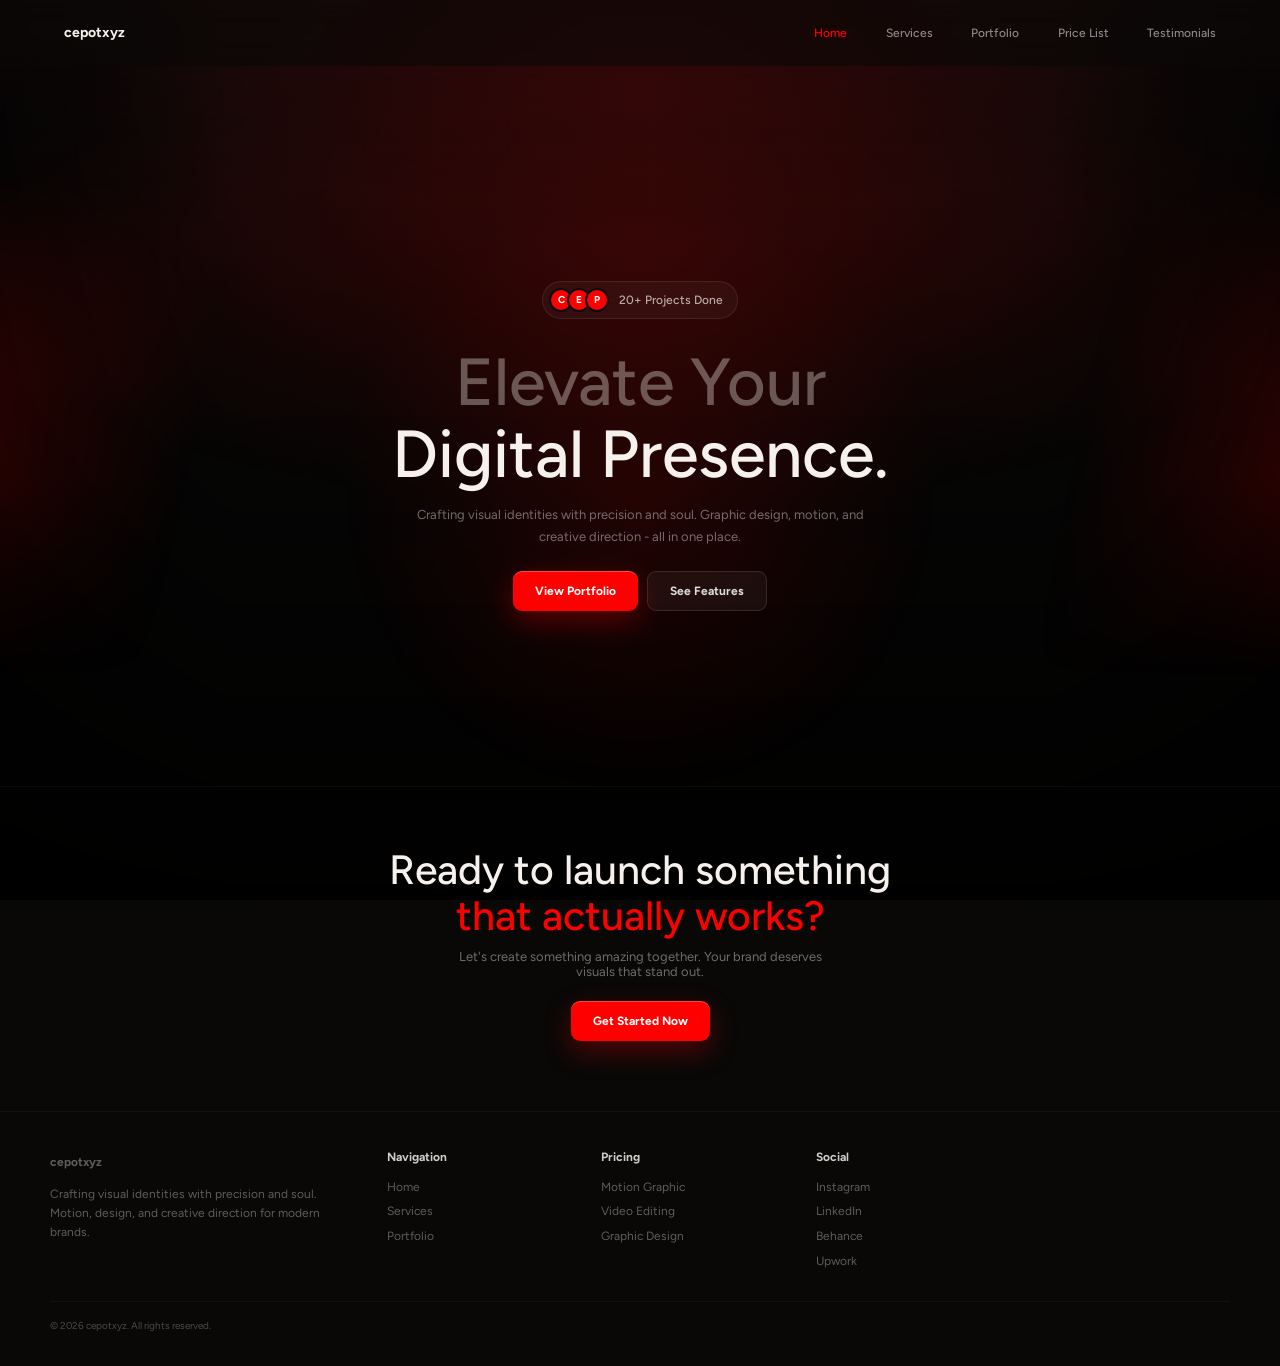
<file: index.html>
<!DOCTYPE html>
<html lang="en">
<head>
    <meta charset="UTF-8">
    <meta name="viewport" content="width=device-width, initial-scale=1.0">
    <title>cepotxyz | Motion Creative Developer</title>
    <link rel="icon" href="Assets/Cepot White Logo.svg" type="image/svg+xml">
    <link rel="preconnect" href="https://fonts.googleapis.com">
    <link rel="preconnect" href="https://fonts.gstatic.com" crossorigin>
    <link href="https://fonts.googleapis.com/css2?family=Figtree:wght@300;400;500;600;700;800&display=swap" rel="stylesheet">
    <link rel="stylesheet" href="style.css">
</head>
<body>
    <main class="page" style="visibility:hidden">
        <nav class="nav" id="nav"></nav>

        <section class="hero" id="home">
            <div class="hero-glow"></div>
            <div class="hero-ambient-left"></div>
            <div class="hero-ambient-right"></div>

            <div class="hero-copy reveal visible">
                <div class="social-proof">
                    <div class="social-proof-avatars">
                        <span class="avatar">C</span>
                        <span class="avatar">E</span>
                        <span class="avatar">P</span>
                    </div>
                    <span class="social-proof-text">20+ Projects Done</span>
                </div>
                <h1><em>Elevate Your</em> Digital Presence.</h1>
                <p>Crafting visual identities with precision and soul. Graphic design, motion, and creative direction - all in one place.</p>
                <div class="hero-actions">
                    <a class="btn btn-primary" href="portofolio.html">View Portfolio</a>
                    <a class="btn btn-secondary" href="services.html">See Features</a>
                </div>
            </div>
        </section>

        <section class="cta-section">
            <div class="container">
                <div class="reveal">
                    <h2>Ready to launch something <em>that actually works?</em></h2>
                    <p>Let's create something amazing together. Your brand deserves visuals that stand out.</p>
                    <a class="btn btn-primary" href="services.html">Get Started Now</a>
                </div>
            </div>
        </section>

        <footer class="footer" id="footer"></footer>
    </main>
    <script src="script.js"></script>
</body>
</html>
</file>
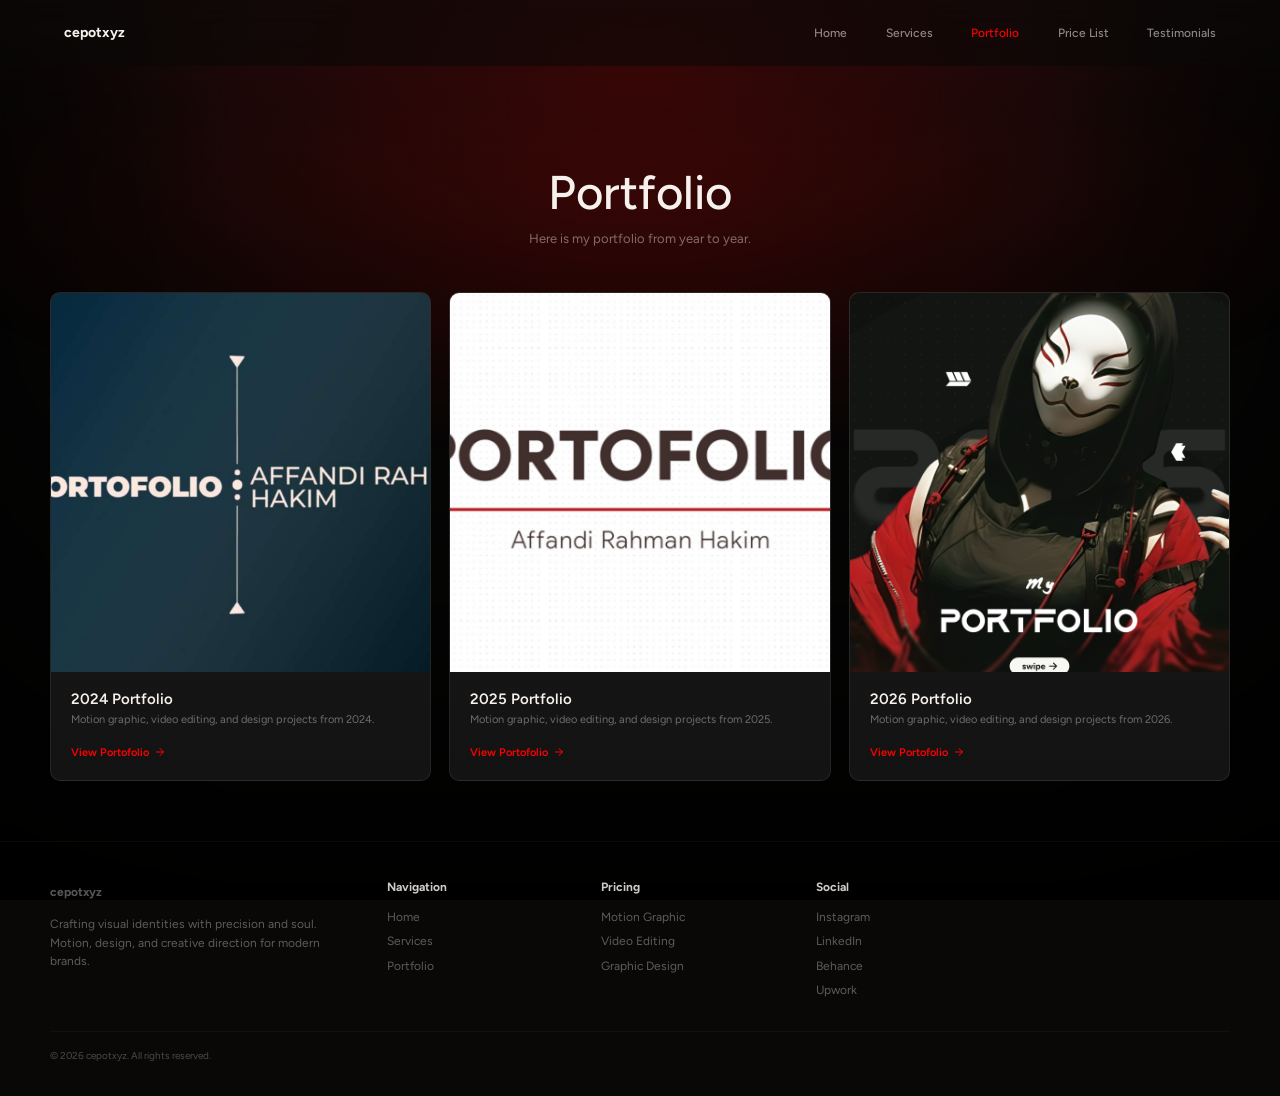
<file: portofolio.html>
<!DOCTYPE html>
<html lang="en">
<head>
    <meta charset="UTF-8">
    <meta name="viewport" content="width=device-width, initial-scale=1.0">
    <title>Portfolio - cepotxyz | Creative Motion Developer</title>
    <link rel="icon" href="Assets/Cepot White Logo.svg" type="image/svg+xml">
    <link rel="preconnect" href="https://fonts.googleapis.com">
    <link rel="preconnect" href="https://fonts.gstatic.com" crossorigin>
    <link href="https://fonts.googleapis.com/css2?family=Figtree:wght@300;400;500;600;700;800&display=swap" rel="stylesheet">
    <link rel="stylesheet" href="style.css">
</head>
<body>
    <main class="page" style="visibility:hidden">
        <nav class="nav" id="nav"></nav>

        <section class="features" style="padding-top:100px;">
            <div class="container">
                <div class="section-head reveal">
                    <h2>Portfolio</h2>
                    <p>Here is my portfolio from year to year.</p>
                </div>

                <div class="portfolio-grid">
                    <a class="portfolio-card reveal" href="https://drive.google.com/file/d/1-qgWZR1Lb8s2dkiBP-gumaVkBGss792o/view" target="_blank" rel="noopener">
                        <div class="portfolio-visual">
                            <img src="Assets/thumbnail portfolio 2024.png" alt="2024 Portfolio Thumbnail" loading="lazy">
                        </div>
                        <div class="portfolio-body">
                            <h3>2024 Portfolio</h3>
                            <p>Motion graphic, video editing, and design projects from 2024.</p>
                            <span class="portfolio-link">
                                View Portofolio
                                <svg viewBox="0 0 24 24" fill="none" stroke="currentColor" stroke-width="2" stroke-linecap="round" stroke-linejoin="round"><line x1="5" y1="12" x2="19" y2="12"/><polyline points="12 5 19 12 12 19"/></svg>
                            </span>
                        </div>
                    </a>

                    <a class="portfolio-card reveal" href="https://drive.google.com/file/d/1WEkN4PDT-22ePWQkJtghPrYd0w3fusTr/view" target="_blank" rel="noopener">
                        <div class="portfolio-visual">
                            <img src="Assets/thumbnail portfolio 2025.png" alt="2025 Portfolio Thumbnail" loading="lazy">
                        </div>
                        <div class="portfolio-body">
                            <h3>2025 Portfolio</h3>
                            <p>Motion graphic, video editing, and design projects from 2025.</p>
                            <span class="portfolio-link">
                                View Portofolio
                                <svg viewBox="0 0 24 24" fill="none" stroke="currentColor" stroke-width="2" stroke-linecap="round" stroke-linejoin="round"><line x1="5" y1="12" x2="19" y2="12"/><polyline points="12 5 19 12 12 19"/></svg>
                            </span>
                        </div>
                    </a>

                    <a class="portfolio-card reveal" href="https://www.instagram.com/p/DS-Ecb_Em9n/" target="_blank" rel="noopener">
                        <div class="portfolio-visual">
                            <img src="Assets/thumbnail portfolio 2026.png" alt="2026 Portfolio Thumbnail" loading="lazy">
                        </div>
                        <div class="portfolio-body">
                            <h3>2026 Portfolio</h3>
                            <p>Motion graphic, video editing, and design projects from 2026.</p>
                            <span class="portfolio-link">
                                View Portofolio
                                <svg viewBox="0 0 24 24" fill="none" stroke="currentColor" stroke-width="2" stroke-linecap="round" stroke-linejoin="round"><line x1="5" y1="12" x2="19" y2="12"/><polyline points="12 5 19 12 12 19"/></svg>
                            </span>
                        </div>
                    </a>
                </div>
            </div>
        </section>

        <footer class="footer" id="footer"></footer>
    </main>
    <script src="script.js"></script>
</body>
</html>
</file>
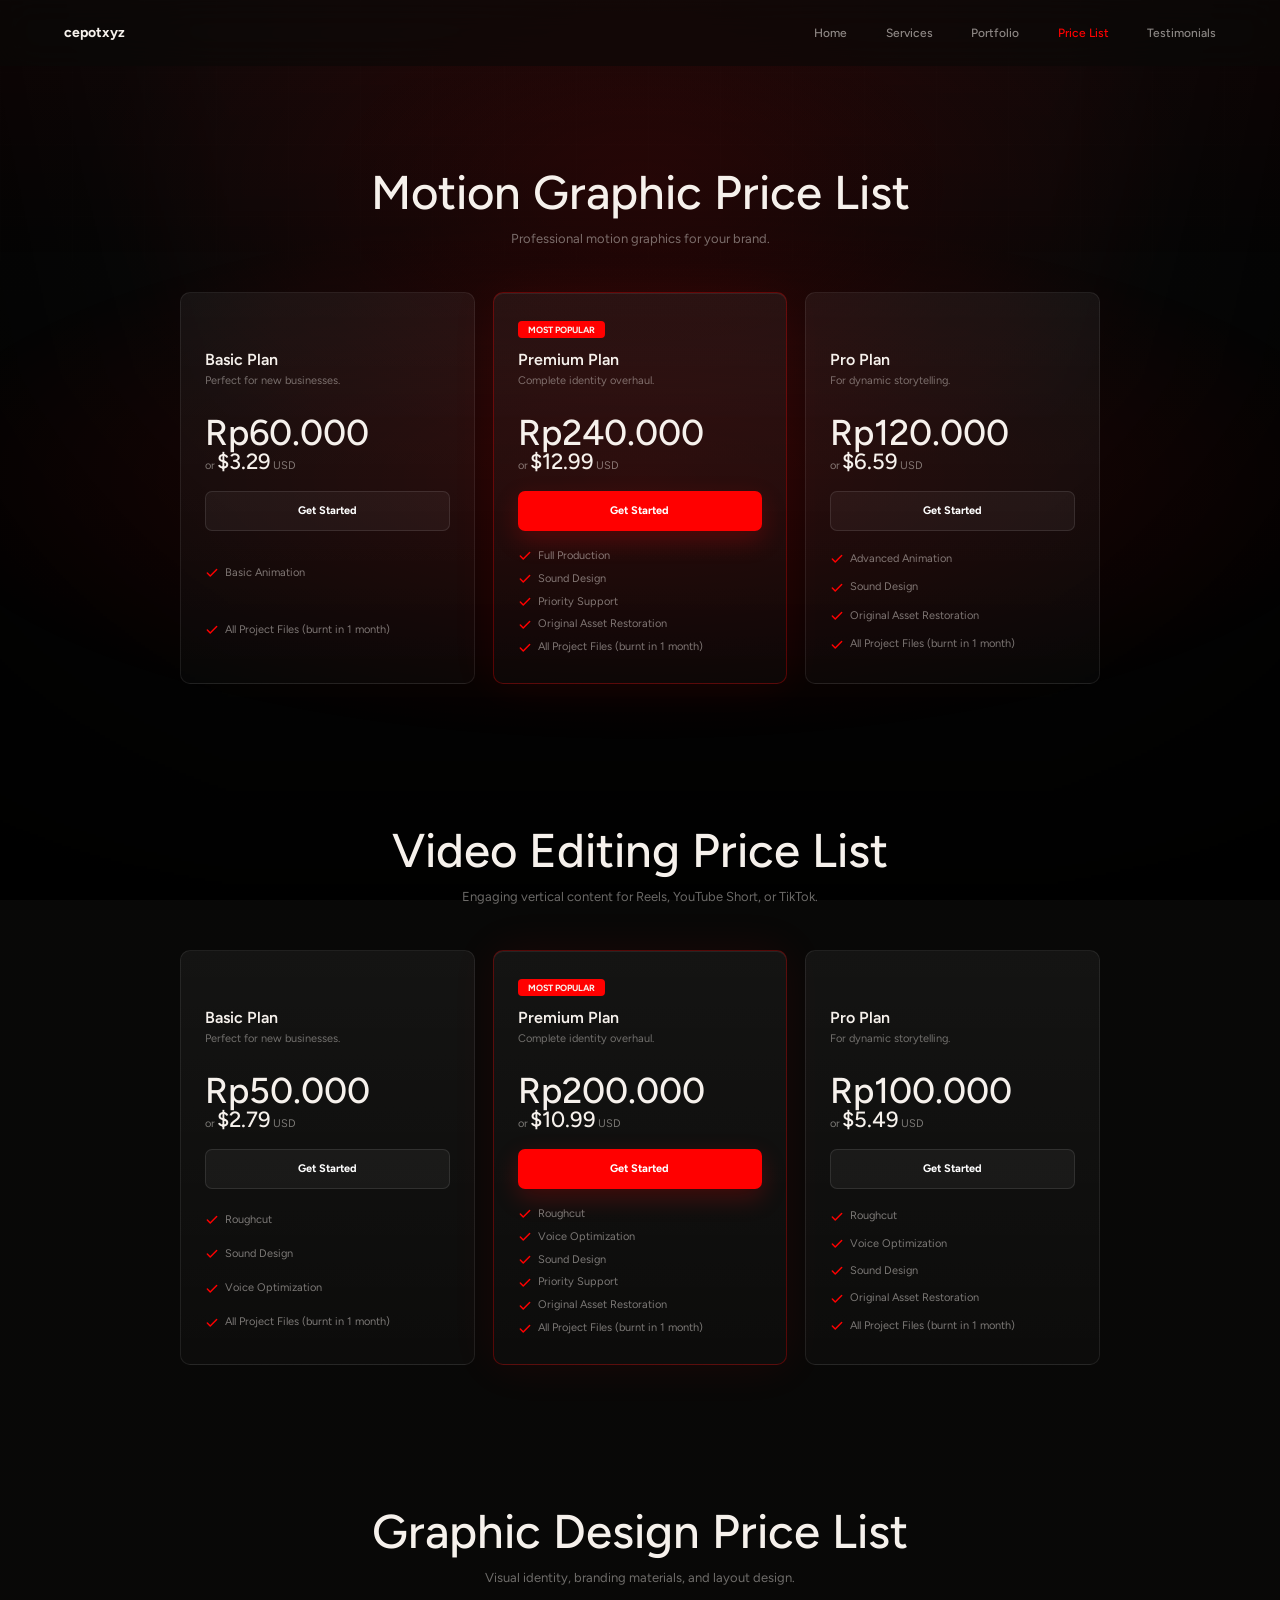
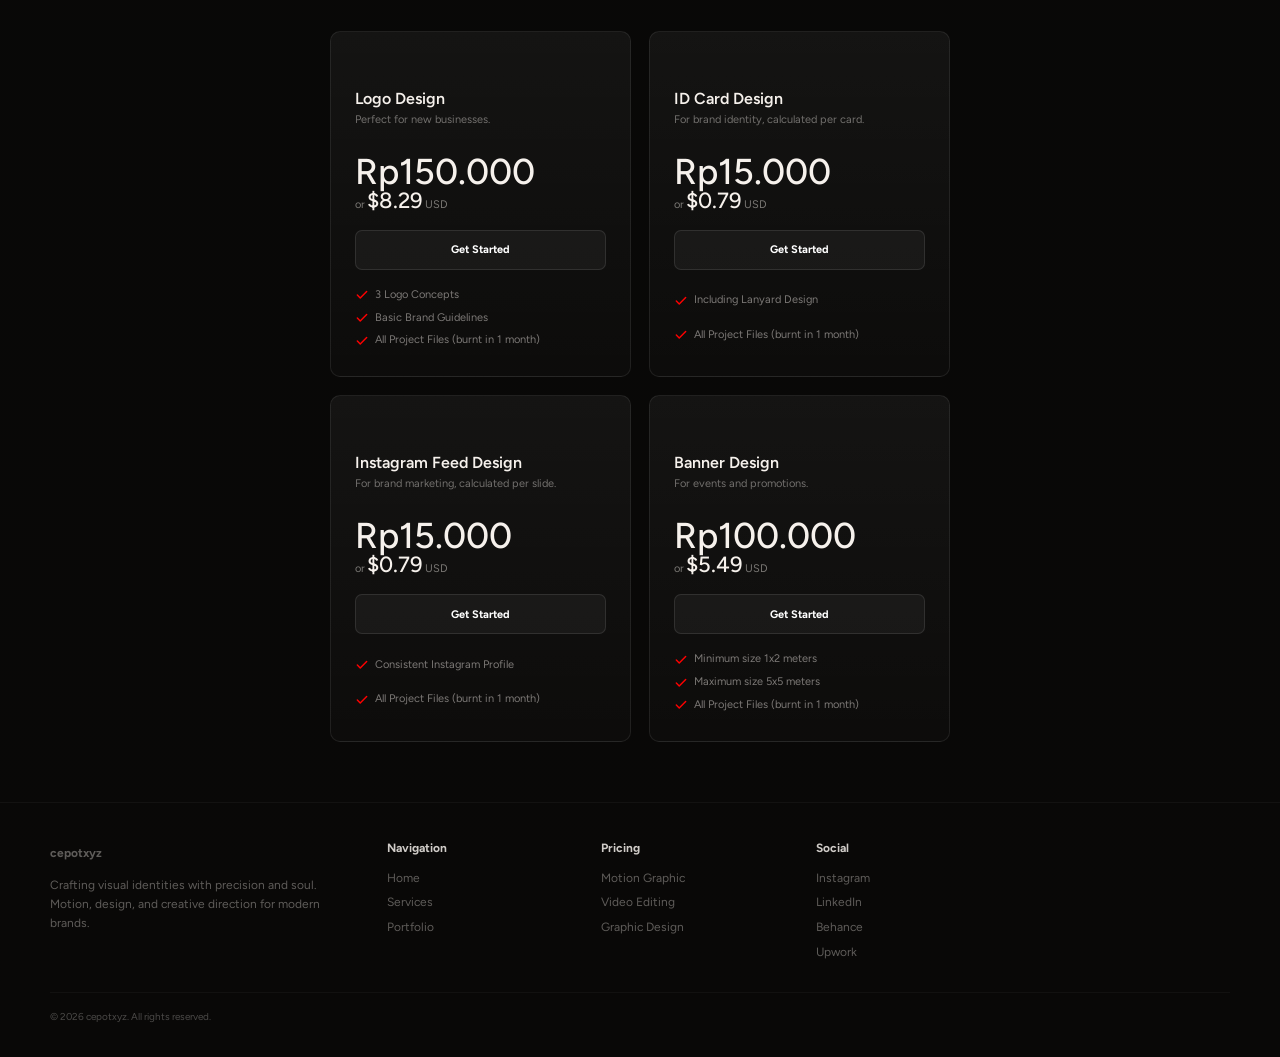
<file: pricelist.html>
<!DOCTYPE html>
<html lang="en">
<head>
    <meta charset="UTF-8">
    <meta name="viewport" content="width=device-width, initial-scale=1.0">
    <title>Price List - cepotxyz | Creative Motion Developer</title>
    <link rel="icon" href="Assets/Cepot White Logo.svg" type="image/svg+xml">
    <link rel="preconnect" href="https://fonts.googleapis.com">
    <link rel="preconnect" href="https://fonts.gstatic.com" crossorigin>
    <link href="https://fonts.googleapis.com/css2?family=Figtree:wght@300;400;500;600;700;800&display=swap" rel="stylesheet">
    <link rel="stylesheet" href="style.css">
</head>
<body>
    <main class="page" style="visibility:hidden">
        <nav class="nav" id="nav"></nav>

        <section class="features" style="padding-top:100px;" id="pricing-motion">
            <div class="container">
                <div class="section-head reveal">
                    <h2>Motion Graphic Price List</h2>
                    <p>Professional motion graphics for your brand.</p>
                </div>

                <div class="price-grid">
                    <div class="price-card reveal">
                        <div class="badge" style="opacity:0;pointer-events:none;">&nbsp;</div>
                        <div class="plan">Basic Plan</div>
                        <div class="plan-desc">Perfect for new businesses.</div>
                        <div class="price">
                            <strong>Rp60.000</strong>
                        </div>
                        <div class="price" style="margin-top:-6px;">
                            <span>or </span><strong style="font-size:22px;">$3.29</strong><span> USD</span>
                        </div>
                        <button class="price-btn">Get Started</button>
                        <ul class="check-list">
                            <li>
                                <svg viewBox="0 0 24 24" width="14" height="14" fill="none" stroke="#FF0000" stroke-width="2.5" stroke-linecap="round" stroke-linejoin="round"><polyline points="20 6 9 17 4 12"/></svg>
                                Basic Animation
                            </li>
                            <li>
                                <svg viewBox="0 0 24 24" width="14" height="14" fill="none" stroke="#FF0000" stroke-width="2.5" stroke-linecap="round" stroke-linejoin="round"><polyline points="20 6 9 17 4 12"/></svg>
                                All Project Files (burnt in 1 month)
                            </li>
                        </ul>
                    </div>

                    <div class="price-card featured reveal" style="transition-delay:80ms">
                        <div class="badge">Most Popular</div>
                        <div class="plan">Premium Plan</div>
                        <div class="plan-desc">Complete identity overhaul.</div>
                        <div class="price">
                            <strong>Rp240.000</strong>
                        </div>
                        <div class="price" style="margin-top:-6px;">
                            <span>or </span><strong style="font-size:22px;">$12.99</strong><span> USD</span>
                        </div>
                        <button class="price-btn">Get Started</button>
                        <ul class="check-list">
                            <li>
                                <svg viewBox="0 0 24 24" width="14" height="14" fill="none" stroke="#FF0000" stroke-width="2.5" stroke-linecap="round" stroke-linejoin="round"><polyline points="20 6 9 17 4 12"/></svg>
                                Full Production
                            </li>
                            <li>
                                <svg viewBox="0 0 24 24" width="14" height="14" fill="none" stroke="#FF0000" stroke-width="2.5" stroke-linecap="round" stroke-linejoin="round"><polyline points="20 6 9 17 4 12"/></svg>
                                Sound Design
                            </li>
                            <li>
                                <svg viewBox="0 0 24 24" width="14" height="14" fill="none" stroke="#FF0000" stroke-width="2.5" stroke-linecap="round" stroke-linejoin="round"><polyline points="20 6 9 17 4 12"/></svg>
                                Priority Support
                            </li>
                            <li>
                                <svg viewBox="0 0 24 24" width="14" height="14" fill="none" stroke="#FF0000" stroke-width="2.5" stroke-linecap="round" stroke-linejoin="round"><polyline points="20 6 9 17 4 12"/></svg>
                                Original Asset Restoration
                            </li>
                            <li>
                                <svg viewBox="0 0 24 24" width="14" height="14" fill="none" stroke="#FF0000" stroke-width="2.5" stroke-linecap="round" stroke-linejoin="round"><polyline points="20 6 9 17 4 12"/></svg>
                                All Project Files (burnt in 1 month)
                            </li>
                        </ul>
                    </div>

                    <div class="price-card reveal" style="transition-delay:160ms">
                        <div class="badge" style="opacity:0;pointer-events:none;">&nbsp;</div>
                        <div class="plan">Pro Plan</div>
                        <div class="plan-desc">For dynamic storytelling.</div>
                        <div class="price">
                            <strong>Rp120.000</strong>
                        </div>
                        <div class="price" style="margin-top:-6px;">
                            <span>or </span><strong style="font-size:22px;">$6.59</strong><span> USD</span>
                        </div>
                        <button class="price-btn">Get Started</button>
                        <ul class="check-list">
                            <li>
                                <svg viewBox="0 0 24 24" width="14" height="14" fill="none" stroke="#FF0000" stroke-width="2.5" stroke-linecap="round" stroke-linejoin="round"><polyline points="20 6 9 17 4 12"/></svg>
                                Advanced Animation
                            </li>
                            <li>
                                <svg viewBox="0 0 24 24" width="14" height="14" fill="none" stroke="#FF0000" stroke-width="2.5" stroke-linecap="round" stroke-linejoin="round"><polyline points="20 6 9 17 4 12"/></svg>
                                Sound Design
                            </li>
                            <li>
                                <svg viewBox="0 0 24 24" width="14" height="14" fill="none" stroke="#FF0000" stroke-width="2.5" stroke-linecap="round" stroke-linejoin="round"><polyline points="20 6 9 17 4 12"/></svg>
                                Original Asset Restoration
                            </li>
                            <li>
                                <svg viewBox="0 0 24 24" width="14" height="14" fill="none" stroke="#FF0000" stroke-width="2.5" stroke-linecap="round" stroke-linejoin="round"><polyline points="20 6 9 17 4 12"/></svg>
                                All Project Files (burnt in 1 month)
                            </li>
                        </ul>
                    </div>
                </div>
            </div>
        </section>

        <section class="features" id="pricing-video">
            <div class="container">
                <div class="section-head reveal">
                    <h2>Video Editing Price List</h2>
                    <p>Engaging vertical content for Reels, YouTube Short, or TikTok.</p>
                </div>

                <div class="price-grid">
                    <div class="price-card reveal">
                        <div class="badge" style="opacity:0;pointer-events:none;">&nbsp;</div>
                        <div class="plan">Basic Plan</div>
                        <div class="plan-desc">Perfect for new businesses.</div>
                        <div class="price">
                            <strong>Rp50.000</strong>
                        </div>
                        <div class="price" style="margin-top:-6px;">
                            <span>or </span><strong style="font-size:22px;">$2.79</strong><span> USD</span>
                        </div>
                        <button class="price-btn">Get Started</button>
                        <ul class="check-list">
                            <li>
                                <svg viewBox="0 0 24 24" width="14" height="14" fill="none" stroke="#FF0000" stroke-width="2.5" stroke-linecap="round" stroke-linejoin="round"><polyline points="20 6 9 17 4 12"/></svg>
                                Roughcut
                            </li>
                            <li>
                                <svg viewBox="0 0 24 24" width="14" height="14" fill="none" stroke="#FF0000" stroke-width="2.5" stroke-linecap="round" stroke-linejoin="round"><polyline points="20 6 9 17 4 12"/></svg>
                                Sound Design
                            </li>
                            <li>
                                <svg viewBox="0 0 24 24" width="14" height="14" fill="none" stroke="#FF0000" stroke-width="2.5" stroke-linecap="round" stroke-linejoin="round"><polyline points="20 6 9 17 4 12"/></svg>
                                Voice Optimization
                            </li>
                            <li>
                                <svg viewBox="0 0 24 24" width="14" height="14" fill="none" stroke="#FF0000" stroke-width="2.5" stroke-linecap="round" stroke-linejoin="round"><polyline points="20 6 9 17 4 12"/></svg>
                                All Project Files (burnt in 1 month)
                            </li>
                        </ul>
                    </div>

                    <div class="price-card featured reveal" style="transition-delay:80ms">
                        <div class="badge">Most Popular</div>
                        <div class="plan">Premium Plan</div>
                        <div class="plan-desc">Complete identity overhaul.</div>
                        <div class="price">
                            <strong>Rp200.000</strong>
                        </div>
                        <div class="price" style="margin-top:-6px;">
                            <span>or </span><strong style="font-size:22px;">$10.99</strong><span> USD</span>
                        </div>
                        <button class="price-btn">Get Started</button>
                        <ul class="check-list">
                            <li>
                                <svg viewBox="0 0 24 24" width="14" height="14" fill="none" stroke="#FF0000" stroke-width="2.5" stroke-linecap="round" stroke-linejoin="round"><polyline points="20 6 9 17 4 12"/></svg>
                                Roughcut
                            </li>
                            <li>
                                <svg viewBox="0 0 24 24" width="14" height="14" fill="none" stroke="#FF0000" stroke-width="2.5" stroke-linecap="round" stroke-linejoin="round"><polyline points="20 6 9 17 4 12"/></svg>
                                Voice Optimization
                            </li>
                            <li>
                                <svg viewBox="0 0 24 24" width="14" height="14" fill="none" stroke="#FF0000" stroke-width="2.5" stroke-linecap="round" stroke-linejoin="round"><polyline points="20 6 9 17 4 12"/></svg>
                                Sound Design
                            </li>
                            <li>
                                <svg viewBox="0 0 24 24" width="14" height="14" fill="none" stroke="#FF0000" stroke-width="2.5" stroke-linecap="round" stroke-linejoin="round"><polyline points="20 6 9 17 4 12"/></svg>
                                Priority Support
                            </li>
                            <li>
                                <svg viewBox="0 0 24 24" width="14" height="14" fill="none" stroke="#FF0000" stroke-width="2.5" stroke-linecap="round" stroke-linejoin="round"><polyline points="20 6 9 17 4 12"/></svg>
                                Original Asset Restoration
                            </li>
                            <li>
                                <svg viewBox="0 0 24 24" width="14" height="14" fill="none" stroke="#FF0000" stroke-width="2.5" stroke-linecap="round" stroke-linejoin="round"><polyline points="20 6 9 17 4 12"/></svg>
                                All Project Files (burnt in 1 month)
                            </li>
                        </ul>
                    </div>

                    <div class="price-card reveal" style="transition-delay:160ms">
                        <div class="badge" style="opacity:0;pointer-events:none;">&nbsp;</div>
                        <div class="plan">Pro Plan</div>
                        <div class="plan-desc">For dynamic storytelling.</div>
                        <div class="price">
                            <strong>Rp100.000</strong>
                        </div>
                        <div class="price" style="margin-top:-6px;">
                            <span>or </span><strong style="font-size:22px;">$5.49</strong><span> USD</span>
                        </div>
                        <button class="price-btn">Get Started</button>
                        <ul class="check-list">
                            <li>
                                <svg viewBox="0 0 24 24" width="14" height="14" fill="none" stroke="#FF0000" stroke-width="2.5" stroke-linecap="round" stroke-linejoin="round"><polyline points="20 6 9 17 4 12"/></svg>
                                Roughcut
                            </li>
                            <li>
                                <svg viewBox="0 0 24 24" width="14" height="14" fill="none" stroke="#FF0000" stroke-width="2.5" stroke-linecap="round" stroke-linejoin="round"><polyline points="20 6 9 17 4 12"/></svg>
                                Voice Optimization
                            </li>
                            <li>
                                <svg viewBox="0 0 24 24" width="14" height="14" fill="none" stroke="#FF0000" stroke-width="2.5" stroke-linecap="round" stroke-linejoin="round"><polyline points="20 6 9 17 4 12"/></svg>
                                Sound Design
                            </li>
                            <li>
                                <svg viewBox="0 0 24 24" width="14" height="14" fill="none" stroke="#FF0000" stroke-width="2.5" stroke-linecap="round" stroke-linejoin="round"><polyline points="20 6 9 17 4 12"/></svg>
                                Original Asset Restoration
                            </li>
                            <li>
                                <svg viewBox="0 0 24 24" width="14" height="14" fill="none" stroke="#FF0000" stroke-width="2.5" stroke-linecap="round" stroke-linejoin="round"><polyline points="20 6 9 17 4 12"/></svg>
                                All Project Files (burnt in 1 month)
                            </li>
                        </ul>
                    </div>
                </div>
            </div>
        </section>

        <section class="features" id="pricing-graphic">
            <div class="container">
                <div class="section-head reveal">
                    <h2>Graphic Design Price List</h2>
                    <p>Visual identity, branding materials, and layout design.</p>
                </div>

                <div class="price-grid price-grid-half">
                    <div class="price-card reveal">
                        <div class="badge" style="opacity:0;pointer-events:none;">&nbsp;</div>
                        <div class="plan">Logo Design</div>
                        <div class="plan-desc">Perfect for new businesses.</div>
                        <div class="price">
                            <strong>Rp150.000</strong>
                        </div>
                        <div class="price" style="margin-top:-6px;">
                            <span>or </span><strong style="font-size:22px;">$8.29</strong><span> USD</span>
                        </div>
                        <button class="price-btn">Get Started</button>
                        <ul class="check-list">
                            <li>
                                <svg viewBox="0 0 24 24" width="14" height="14" fill="none" stroke="#FF0000" stroke-width="2.5" stroke-linecap="round" stroke-linejoin="round"><polyline points="20 6 9 17 4 12"/></svg>
                                3 Logo Concepts
                            </li>
                            <li>
                                <svg viewBox="0 0 24 24" width="14" height="14" fill="none" stroke="#FF0000" stroke-width="2.5" stroke-linecap="round" stroke-linejoin="round"><polyline points="20 6 9 17 4 12"/></svg>
                                Basic Brand Guidelines
                            </li>
                            <li>
                                <svg viewBox="0 0 24 24" width="14" height="14" fill="none" stroke="#FF0000" stroke-width="2.5" stroke-linecap="round" stroke-linejoin="round"><polyline points="20 6 9 17 4 12"/></svg>
                                All Project Files (burnt in 1 month)
                            </li>
                        </ul>
                    </div>

                    <div class="price-card reveal" style="transition-delay:80ms">
                        <div class="badge" style="opacity:0;pointer-events:none;">&nbsp;</div>
                        <div class="plan">ID Card Design</div>
                        <div class="plan-desc">For brand identity, calculated per card.</div>
                        <div class="price">
                            <strong>Rp15.000</strong>
                        </div>
                        <div class="price" style="margin-top:-6px;">
                            <span>or </span><strong style="font-size:22px;">$0.79</strong><span> USD</span>
                        </div>
                        <button class="price-btn">Get Started</button>
                        <ul class="check-list">
                            <li>
                                <svg viewBox="0 0 24 24" width="14" height="14" fill="none" stroke="#FF0000" stroke-width="2.5" stroke-linecap="round" stroke-linejoin="round"><polyline points="20 6 9 17 4 12"/></svg>
                                Including Lanyard Design
                            </li>
                            <li>
                                <svg viewBox="0 0 24 24" width="14" height="14" fill="none" stroke="#FF0000" stroke-width="2.5" stroke-linecap="round" stroke-linejoin="round"><polyline points="20 6 9 17 4 12"/></svg>
                                All Project Files (burnt in 1 month)
                            </li>
                        </ul>
                    </div>

                    <div class="price-card reveal" style="transition-delay:160ms">
                        <div class="badge" style="opacity:0;pointer-events:none;">&nbsp;</div>
                        <div class="plan">Instagram Feed Design</div>
                        <div class="plan-desc">For brand marketing, calculated per slide.</div>
                        <div class="price">
                            <strong>Rp15.000</strong>
                        </div>
                        <div class="price" style="margin-top:-6px;">
                            <span>or </span><strong style="font-size:22px;">$0.79</strong><span> USD</span>
                        </div>
                        <button class="price-btn">Get Started</button>
                        <ul class="check-list">
                            <li>
                                <svg viewBox="0 0 24 24" width="14" height="14" fill="none" stroke="#FF0000" stroke-width="2.5" stroke-linecap="round" stroke-linejoin="round"><polyline points="20 6 9 17 4 12"/></svg>
                                Consistent Instagram Profile
                            </li>
                            <li>
                                <svg viewBox="0 0 24 24" width="14" height="14" fill="none" stroke="#FF0000" stroke-width="2.5" stroke-linecap="round" stroke-linejoin="round"><polyline points="20 6 9 17 4 12"/></svg>
                                All Project Files (burnt in 1 month)
                            </li>
                        </ul>
                    </div>

                    <div class="price-card reveal" style="transition-delay:240ms">
                        <div class="badge" style="opacity:0;pointer-events:none;">&nbsp;</div>
                        <div class="plan">Banner Design</div>
                        <div class="plan-desc">For events and promotions.</div>
                        <div class="price">
                            <strong>Rp100.000</strong>
                        </div>
                        <div class="price" style="margin-top:-6px;">
                            <span>or </span><strong style="font-size:22px;">$5.49</strong><span> USD</span>
                        </div>
                        <button class="price-btn">Get Started</button>
                        <ul class="check-list">
                            <li>
                                <svg viewBox="0 0 24 24" width="14" height="14" fill="none" stroke="#FF0000" stroke-width="2.5" stroke-linecap="round" stroke-linejoin="round"><polyline points="20 6 9 17 4 12"/></svg>
                                Minimum size 1x2 meters
                            </li>
                            <li>
                                <svg viewBox="0 0 24 24" width="14" height="14" fill="none" stroke="#FF0000" stroke-width="2.5" stroke-linecap="round" stroke-linejoin="round"><polyline points="20 6 9 17 4 12"/></svg>
                                Maximum size 5x5 meters
                            </li>
                            <li>
                                <svg viewBox="0 0 24 24" width="14" height="14" fill="none" stroke="#FF0000" stroke-width="2.5" stroke-linecap="round" stroke-linejoin="round"><polyline points="20 6 9 17 4 12"/></svg>
                                All Project Files (burnt in 1 month)
                            </li>
                        </ul>
                    </div>
                </div>
            </div>
        </section>

        <footer class="footer" id="footer"></footer>
    </main>
    <script src="script.js"></script>
    <script>
    document.addEventListener('DOMContentLoaded', async function() {
        try {
            const res = await fetch('https://api.exchangerate-api.com/v4/latest/USD');
            const data = await res.json();
            const idrRate = data.rates.IDR;
            if (!idrRate) return;

            document.querySelectorAll('.price-card').forEach(card => {
                const priceEls = card.querySelectorAll('.price strong');
                if (priceEls.length < 2) return;

                const rpText = priceEls[0].textContent.trim();
                const rpNum = parseInt(rpText.replace(/[^\d]/g, ''));
                if (isNaN(rpNum)) return;

                const usdNum = (rpNum / idrRate);
                priceEls[1].textContent = '$' + usdNum.toFixed(2);
            });
        } catch(e) {
            console.warn('Gagal ambil kurs, pakai harga USD default');
        }
    });
    </script>
</body>
</html>
</file>
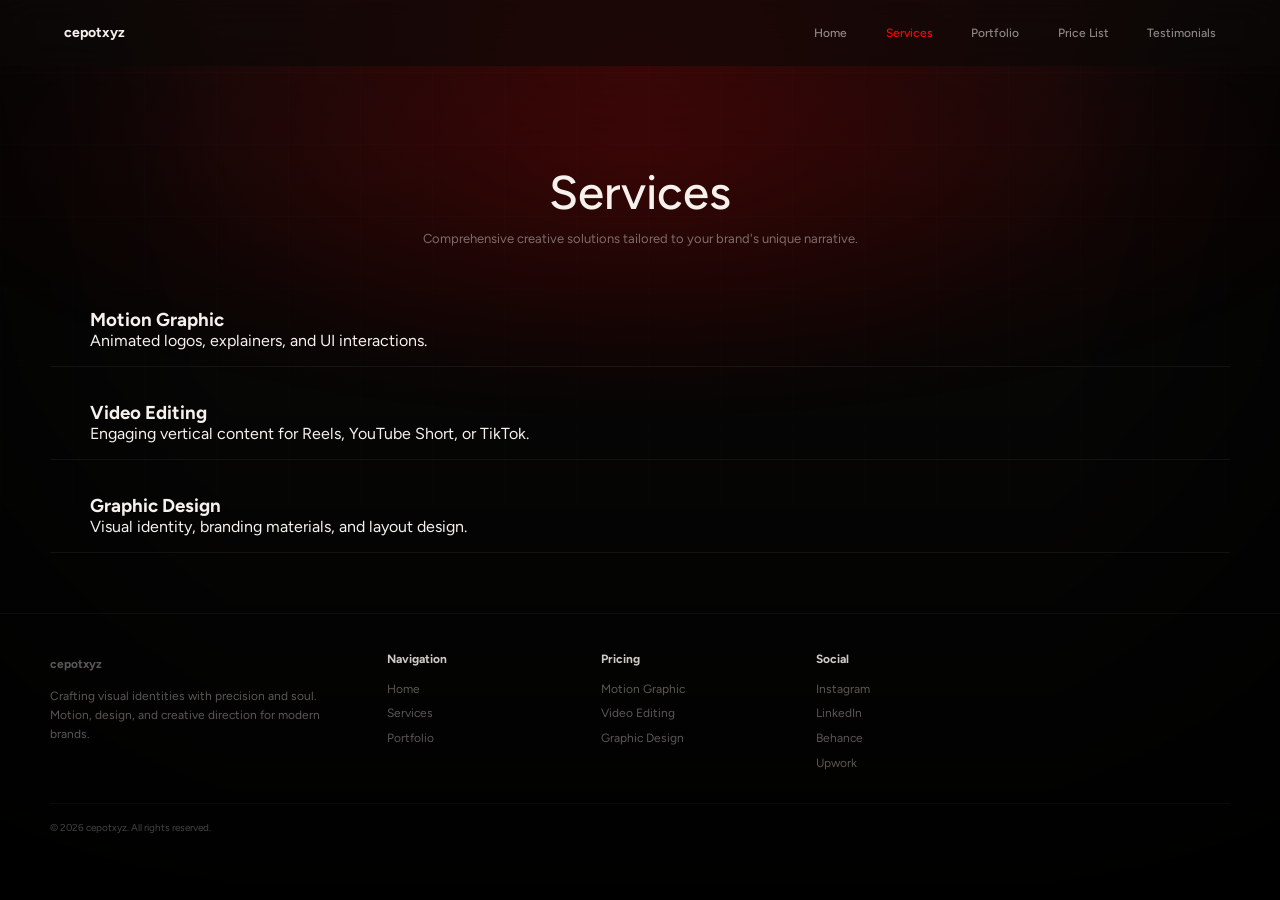
<file: services.html>
<!DOCTYPE html>
<html lang="en">
<head>
    <meta charset="UTF-8">
    <meta name="viewport" content="width=device-width, initial-scale=1.0">
    <title>Services - cepotxyz | Creative Motion Developer</title>
    <link rel="icon" href="Assets/Cepot White Logo.svg" type="image/svg+xml">
    <link rel="preconnect" href="https://fonts.googleapis.com">
    <link rel="preconnect" href="https://fonts.gstatic.com" crossorigin>
    <link href="https://fonts.googleapis.com/css2?family=Figtree:wght@300;400;500;600;700;800&display=swap" rel="stylesheet">
    <link rel="stylesheet" href="style.css">
</head>
<body>
    <main class="page" style="visibility:hidden">
        <nav class="nav" id="nav"></nav>

        <section class="features" style="padding-top:100px;">
            <div class="container">
                <div class="section-head reveal">
                    <h2>Services</h2>
                    <p>Comprehensive creative solutions tailored to your brand's unique narrative.</p>
                </div>

                <div class="service-list">
                    <a class="service-item reveal" href="pricelist.html">
                        <div class="icon-box">
                            <svg viewBox="0 0 24 24" fill="none" stroke-width="1.8" aria-hidden="true">
                                <polygon points="23 7 16 12 23 17 23 7"/>
                                <rect x="1" y="5" width="15" height="14" rx="2" ry="2"/>
                            </svg>
                        </div>
                        <div>
                            <h3>Motion Graphic</h3>
                            <p>Animated logos, explainers, and UI interactions.</p>
                        </div>
                    </a>

                    <a class="service-item reveal" href="pricelist.html">
                        <div class="icon-box">
                            <svg viewBox="0 0 24 24" fill="none" stroke-width="1.8" aria-hidden="true">
                                <polygon points="23 7 16 12 23 17 23 7"/>
                                <rect x="1" y="5" width="15" height="14" rx="2" ry="2"/>
                            </svg>
                        </div>
                        <div>
                            <h3>Video Editing</h3>
                            <p>Engaging vertical content for Reels, YouTube Short, or TikTok.</p>
                        </div>
                    </a>

                    <a class="service-item reveal" href="pricelist.html">
                        <div class="icon-box">
                            <svg viewBox="0 0 24 24" fill="none" stroke-width="1.8" aria-hidden="true">
                                <rect x="2" y="2" width="20" height="20" rx="5" ry="5"/>
                                <path d="M16 11.37A4 4 0 1 1 12.63 8 4 4 0 0 1 16 11.37z"/>
                                <line x1="17.5" y1="6.5" x2="17.51" y2="6.5"/>
                            </svg>
                        </div>
                        <div>
                            <h3>Graphic Design</h3>
                            <p>Visual identity, branding materials, and layout design.</p>
                        </div>
                    </a>
                </div>
            </div>
        </section>

        <footer class="footer" id="footer"></footer>
    </main>
    <script src="script.js"></script>
</body>
</html>
</file>
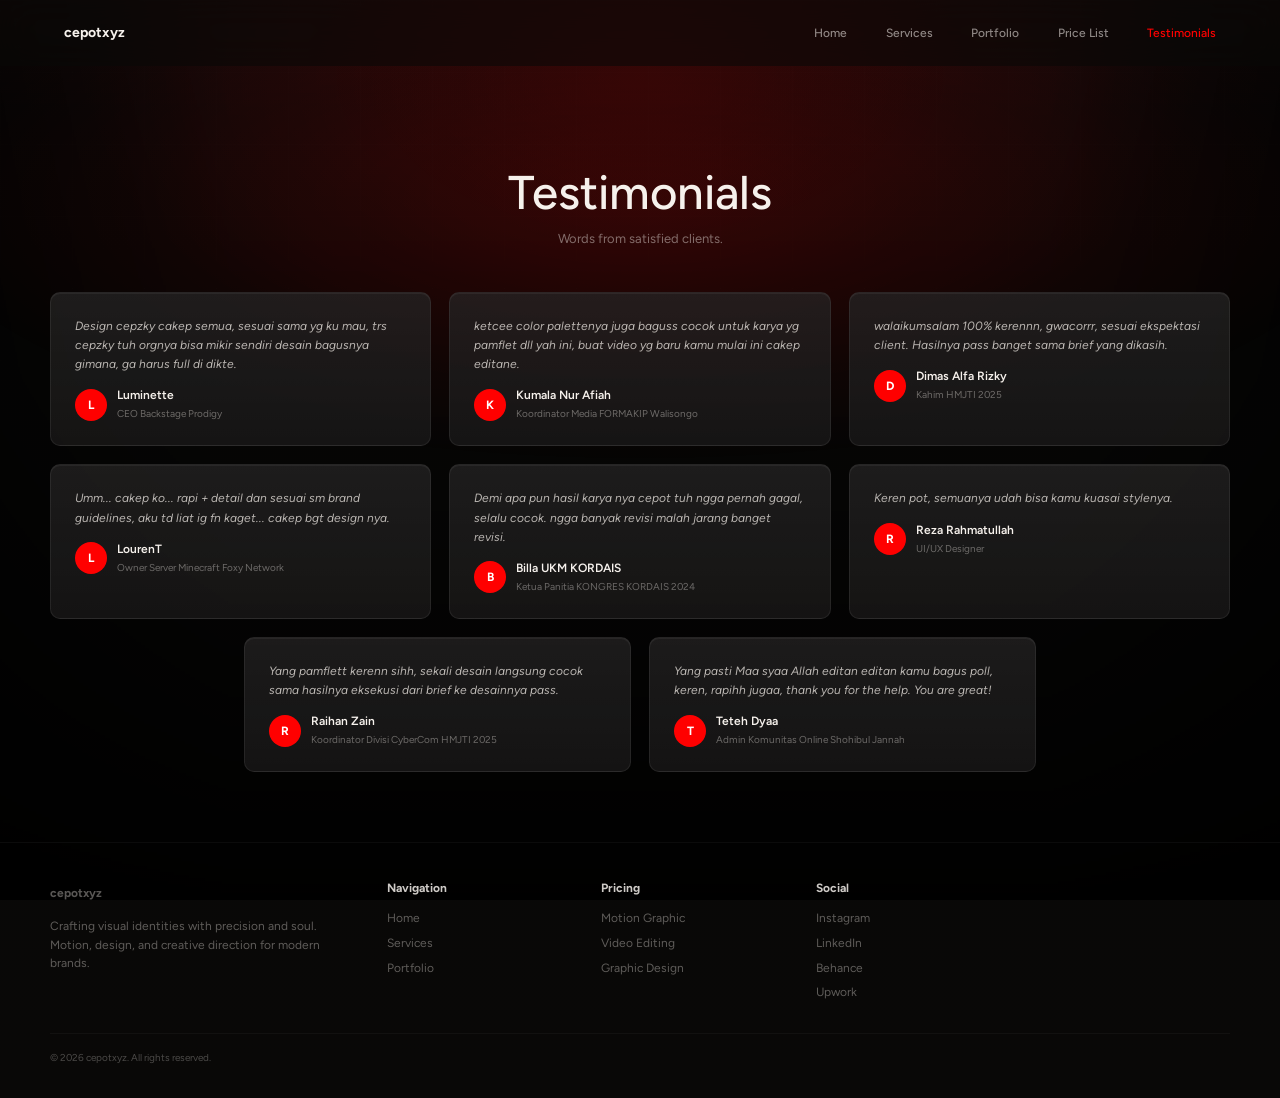
<file: testimonial.html>
<!DOCTYPE html>
<html lang="en">
<head>
    <meta charset="UTF-8">
    <meta name="viewport" content="width=device-width, initial-scale=1.0">
    <title>Testimonials - cepotxyz | Creative Motion Developer</title>
    <link rel="icon" href="Assets/Cepot White Logo.svg" type="image/svg+xml">
    <link rel="preconnect" href="https://fonts.googleapis.com">
    <link rel="preconnect" href="https://fonts.gstatic.com" crossorigin>
    <link href="https://fonts.googleapis.com/css2?family=Figtree:wght@300;400;500;600;700;800&display=swap" rel="stylesheet">
    <link rel="stylesheet" href="style.css">
</head>
<body>
    <main class="page" style="visibility:hidden">
        <nav class="nav" id="nav"></nav>

        <section class="testimonials" style="padding-top:100px;">
            <div class="container">
                <div class="section-head reveal">
                    <h2>Testimonials</h2>
                    <p>Words from satisfied clients.</p>
                </div>

                <div class="testimonial-grid">
                    <div class="testimonial-card reveal">
                        <blockquote>Design cepzky cakep semua, sesuai sama yg ku mau, trs cepzky tuh orgnya bisa mikir sendiri desain bagusnya gimana, ga harus full di dikte.</blockquote>
                        <div class="author">
                            <div class="author-avatar">L</div>
                            <div class="author-info">
                                <strong>Luminette</strong>
                                <span>CEO Backstage Prodigy</span>
                            </div>
                        </div>
                    </div>

                    <div class="testimonial-card reveal" style="transition-delay:80ms">
                        <blockquote>ketcee color palettenya juga baguss cocok untuk karya yg pamflet dll yah ini, buat video yg baru kamu mulai ini cakep editane.</blockquote>
                        <div class="author">
                            <div class="author-avatar">K</div>
                            <div class="author-info">
                                <strong>Kumala Nur Afiah</strong>
                                <span>Koordinator Media FORMAKIP Walisongo</span>
                            </div>
                        </div>
                    </div>

                    <div class="testimonial-card reveal" style="transition-delay:160ms">
                        <blockquote>walaikumsalam 100% kerennn, gwacorrr, sesuai ekspektasi client. Hasilnya pass banget sama brief yang dikasih.</blockquote>
                        <div class="author">
                            <div class="author-avatar">D</div>
                            <div class="author-info">
                                <strong>Dimas Alfa Rizky</strong>
                                <span>Kahim HMJTI 2025</span>
                            </div>
                        </div>
                    </div>

                    <div class="testimonial-card reveal">
                        <blockquote>Umm... cakep ko... rapi + detail dan sesuai sm brand guidelines, aku td liat ig fn kaget... cakep bgt design nya.</blockquote>
                        <div class="author">
                            <div class="author-avatar">L</div>
                            <div class="author-info">
                                <strong>LourenT</strong>
                                <span>Owner Server Minecraft Foxy Network</span>
                            </div>
                        </div>
                    </div>

                    <div class="testimonial-card reveal" style="transition-delay:80ms">
                        <blockquote>Demi apa pun hasil karya nya cepot tuh ngga pernah gagal, selalu cocok. ngga banyak revisi malah jarang banget revisi.</blockquote>
                        <div class="author">
                            <div class="author-avatar">B</div>
                            <div class="author-info">
                                <strong>Billa UKM KORDAIS</strong>
                                <span>Ketua Panitia KONGRES KORDAIS 2024</span>
                            </div>
                        </div>
                    </div>

                    <div class="testimonial-card reveal" style="transition-delay:160ms">
                        <blockquote>Keren pot, semuanya udah bisa kamu kuasai stylenya.</blockquote>
                        <div class="author">
                            <div class="author-avatar">R</div>
                            <div class="author-info">
                                <strong>Reza Rahmatullah</strong>
                                <span>UI/UX Designer</span>
                            </div>
                        </div>
                    </div>

                    <div class="testimonial-row">
                    <div class="testimonial-card reveal">
                        <blockquote>Yang pamflett kerenn sihh, sekali desain langsung cocok sama hasilnya eksekusi dari brief ke desainnya pass.</blockquote>
                        <div class="author">
                            <div class="author-avatar">R</div>
                            <div class="author-info">
                                <strong>Raihan Zain</strong>
                                <span>Koordinator Divisi CyberCom HMJTI 2025</span>
                            </div>
                        </div>
                    </div>

                    <div class="testimonial-card reveal" style="transition-delay:80ms">
                        <blockquote>Yang pasti Maa syaa Allah editan editan kamu bagus poll, keren, rapihh jugaa, thank you for the help. You are great!</blockquote>
                        <div class="author">
                            <div class="author-avatar">T</div>
                            <div class="author-info">
                                <strong>Teteh Dyaa</strong>
                                <span>Admin Komunitas Online Shohibul Jannah</span>
                            </div>
                        </div>
                    </div>
                    </div>
                </div>
            </div>
        </section>

        <footer class="footer" id="footer"></footer>
    </main>
    <script src="script.js"></script>
</body>
</html>
</file>
<file: style.css>
:root {
    --bg: #080807;
    --bg-2: #0c0b0b;
    --panel: rgba(28, 26, 25, 0.78);
    --panel-2: rgba(38, 34, 32, 0.58);
    --line: rgba(255, 255, 255, 0.08);
    --line-hot: rgba(255, 0, 0, 0.32);
    --text: #f6f1ec;
    --muted: rgba(246, 241, 236, 0.58);
    --dim: rgba(246, 241, 236, 0.34);
    --hot: #FF0000;
    --hot-2: #FF0000;
    --green: #36d98f;
    --red: #ff5f5f;
    --shadow: 0 26px 70px rgba(0, 0, 0, 0.5);
}

* {
    box-sizing: border-box;
    margin: 0;
    padding: 0;
}

html {
    scroll-behavior: smooth;
}

body {
    min-height: 100vh;
    background:
        radial-gradient(900px 520px at 50% 7%, rgba(255, 0, 0, 0.12), transparent 62%),
        linear-gradient(180deg, #0a0a0a 0%, var(--bg) 23%, #090807 100%);
    color: var(--text);
    font-family: "Figtree", -apple-system, BlinkMacSystemFont, "Segoe UI", sans-serif;
    overflow-x: hidden;
}

body::before {
    content: "";
    position: fixed;
    inset: 0;
    z-index: -2;
    background-image:
        linear-gradient(rgba(255,255,255,0.018) 1px, transparent 1px),
        linear-gradient(90deg, rgba(255,255,255,0.018) 1px, transparent 1px);
    background-size: 72px 72px;
    mask-image: linear-gradient(180deg, rgba(0,0,0,0.5), transparent 72%);
}

body::after {
    content: "";
    position: fixed;
    inset: 0;
    z-index: -1;
    pointer-events: none;
    background:
        linear-gradient(90deg, rgba(0,0,0,0.42), transparent 18%, transparent 82%, rgba(0,0,0,0.42)),
        linear-gradient(180deg, transparent 0%, rgba(0,0,0,0.2) 42%, rgba(0,0,0,0.9) 100%);
}

a {
    color: inherit;
    text-decoration: none;
}

button,
input {
    font: inherit;
}

img {
    max-width: 100%;
    display: block;
}

.page {
    width: 100%;
    margin: 0 auto;
    position: relative;
    background:
        radial-gradient(1180px 420px at 50% 18%, rgba(255, 0, 0, 0.13), transparent 63%),
        linear-gradient(180deg, rgba(255,0,0,0.04), transparent 10%);
    box-shadow: none;
}

.container {
    width: min(100% - 96px, 1180px);
    margin: 0 auto;
}

.nav {
    position: sticky;
    top: 0;
    z-index: 50;
    display: flex;
    align-items: center;
    justify-content: space-between;
    height: 66px;
    padding: 0 clamp(24px, 5vw, 72px);
    background: rgba(10, 9, 8, 0.58);
    border-bottom: 1px solid transparent;
    backdrop-filter: blur(16px);
    transition: border-color 220ms ease, background 220ms ease;
}

.nav.scrolled {
    background: rgba(10, 9, 8, 0.9);
    border-color: rgba(255,255,255,0.07);
}

.brand {
    display: inline-flex;
    align-items: center;
    gap: 8px;
    font-size: 14px;
    font-weight: 700;
}

.brand-mark {
    width: 19px;
    height: 19px;
    display: grid;
    place-items: center;
    border-radius: 6px;
    background: linear-gradient(145deg, var(--hot), #FF0000);
    box-shadow: 0 0 28px rgba(255, 0, 0, 0.42);
}

.brand-mark svg {
    width: 11px;
    height: 11px;
    fill: white;
}

.nav-links {
    display: flex;
    align-items: center;
    gap: clamp(22px, 3vw, 42px);
    list-style: none;
    color: rgba(246,241,236,0.55);
    font-size: 12px;
    font-weight: 500;
}

.nav-links a {
    transition: color 180ms ease;
}

.nav-links a:hover,
.nav-links a.active {
    color: var(--hot);
}

.nav-dropdown {
    position: relative;
}

.nav-dropdown .dropdown-menu {
    position: absolute;
    top: 100%;
    left: 50%;
    transform: translateX(-50%) translateY(8px);
    background: rgba(18,17,16,0.95);
    border: 1px solid rgba(255,255,255,0.08);
    border-radius: 10px;
    padding: 6px;
    min-width: 170px;
    opacity: 0;
    visibility: hidden;
    transition: opacity 200ms ease, visibility 200ms ease, transform 200ms ease;
    backdrop-filter: blur(18px);
    -webkit-backdrop-filter: blur(18px);
}

.nav-dropdown:hover .dropdown-menu {
    opacity: 1;
    visibility: visible;
    transform: translateX(-50%) translateY(4px);
}

.nav-dropdown .dropdown-menu a {
    display: block;
    padding: 8px 14px;
    border-radius: 6px;
    color: rgba(246,241,236,0.6);
    font-size: 12px;
    white-space: nowrap;
    transition: color 180ms ease, background 180ms ease;
}

.nav-dropdown .dropdown-menu a:hover {
    color: #FF0000;
    background: rgba(255,0,0,0.06);
}

.mobile-panel .mobile-sub {
    padding-left: 36px;
    font-size: 12px;
    color: rgba(246,241,236,0.45);
}

.nav-actions {
    display: flex;
    align-items: center;
    gap: 12px;
    font-size: 12px;
}

.small-btn {
    border: 1px solid rgba(255,255,255,0.1);
    background: rgba(255,255,255,0.035);
    color: var(--text);
    border-radius: 7px;
    padding: 8px 12px;
    cursor: pointer;
    transition: transform 180ms ease, border-color 180ms ease, background 180ms ease;
}

.small-btn:hover {
    transform: translateY(-1px);
    border-color: rgba(255, 0, 0, 0.44);
    background: rgba(255,0,0,0.08);
}

.menu-btn {
    display: none;
    width: 34px;
    height: 34px;
    place-items: center;
    border: 1px solid rgba(255,255,255,0.1);
    border-radius: 7px;
    background: rgba(255,255,255,0.035);
    cursor: pointer;
}

.menu-btn span,
.menu-btn span::before,
.menu-btn span::after {
    display: block;
    width: 16px;
    height: 2px;
    border-radius: 2px;
    background: rgba(255,255,255,0.55);
    transition: transform 260ms ease, opacity 200ms ease;
    transform-origin: center;
}

.menu-btn span {
    position: relative;
}

.menu-btn span::before,
.menu-btn span::after {
    content: "";
    position: absolute;
}

.menu-btn span::before {
    top: -5px;
}

.menu-btn span::after {
    top: 5px;
}

.menu-btn.open span {
    background: transparent;
}

.menu-btn.open span::before {
    transform: translateY(5px) rotate(45deg);
}

.menu-btn.open span::after {
    transform: translateY(-5px) rotate(-45deg);
}

.mobile-panel {
    position: fixed;
    z-index: 100;
    top: 66px;
    left: 0;
    right: 0;
    bottom: 0;
    background: #000;
    display: flex;
    flex-direction: column;
    padding: 28px 24px;
    gap: 22px;
    font-size: 16px;
    font-weight: 500;
    pointer-events: none;
    opacity: 0;
    transition: opacity 260ms ease;
}

.mobile-panel a {
    color: #f6f1ec;
    text-decoration: none;
    transition: color 180ms ease;
}

.mobile-panel a:hover {
    color: #FF0000;
}

.mobile-panel.open {
    pointer-events: auto;
    opacity: 1;
}

.hero {
    min-height: 720px;
    display: flex;
    flex-direction: column;
    align-items: center;
    justify-content: center;
    text-align: center;
    position: relative;
    padding-top: 40px;
    overflow: hidden;
}

.hero-ambient-left,
.hero-ambient-right {
    position: absolute;
    top: 50%;
    width: 280px;
    height: 500px;
    transform: translateY(-50%) skewX(-12deg);
    pointer-events: none;
    z-index: 1;
}

.hero-ambient-left {
    left: -80px;
    background: linear-gradient(180deg, transparent 0%, rgba(180,0,0,0.25) 40%, rgba(120,0,0,0.4) 60%, transparent 100%);
    mask-image: linear-gradient(90deg, rgba(0,0,0,1) 0%, rgba(0,0,0,0) 100%);
    -webkit-mask-image: linear-gradient(90deg, rgba(0,0,0,1) 0%, rgba(0,0,0,0) 100%);
}

.hero-ambient-right {
    right: -80px;
    background: linear-gradient(180deg, transparent 0%, rgba(180,0,0,0.25) 40%, rgba(120,0,0,0.4) 60%, transparent 100%);
    mask-image: linear-gradient(270deg, rgba(0,0,0,1) 0%, rgba(0,0,0,0) 100%);
    -webkit-mask-image: linear-gradient(270deg, rgba(0,0,0,1) 0%, rgba(0,0,0,0) 100%);
}

.hero-copy {
    position: relative;
    z-index: 5;
    max-width: 720px;
    padding: 0 24px;
}

.eyebrow {
    display: inline-flex;
    align-items: center;
    gap: 6px;
    padding: 6px 14px;
    border: 1px solid rgba(255,255,255,0.09);
    border-radius: 20px;
    background: rgba(255,255,255,0.035);
    color: rgba(246,241,236,0.78);
    font-size: 11px;
    font-weight: 600;
    margin-bottom: 22px;
}

.eyebrow svg {
    width: 14px;
    height: 14px;
    stroke: var(--hot);
    fill: none;
}

.social-proof {
    display: inline-flex;
    align-items: center;
    gap: 10px;
    padding: 6px 14px 6px 6px;
    border: 1px solid rgba(255,255,255,0.09);
    border-radius: 24px;
    background: rgba(255,255,255,0.035);
    margin-bottom: 28px;
}

.social-proof-avatars {
    display: flex;
    align-items: center;
}

.avatar {
    width: 24px;
    height: 24px;
    border-radius: 50%;
    background: linear-gradient(135deg, var(--hot-2), var(--hot));
    display: flex;
    align-items: center;
    justify-content: center;
    font-size: 10px;
    font-weight: 700;
    color: #fff;
    margin-left: -6px;
    border: 2px solid #0c0c0c;
}

.avatar:first-child {
    margin-left: 0;
}

.social-proof-text {
    font-size: 12px;
    font-weight: 500;
    color: rgba(246,241,236,0.7);
}

h1 {
    font-size: clamp(40px, 5.2vw, 68px);
    line-height: 1.08;
    font-weight: 500;
    max-width: 680px;
    margin: 0 auto;
}

h1 em {
    font-style: normal;
    color: rgba(246,241,236,0.35);
}

h1 em::after {
    content: '';
    display: block;
}

.hero-copy p {
    margin: 14px auto 0;
    max-width: 480px;
    color: rgba(246,241,236,0.43);
    font-size: 13px;
    line-height: 1.65;
}

.hero-actions {
    margin-top: 24px;
    display: flex;
    align-items: center;
    justify-content: center;
    gap: 9px;
    flex-wrap: wrap;
}

.btn {
    display: inline-flex;
    align-items: center;
    justify-content: center;
    gap: 7px;
    min-height: 40px;
    padding: 0 22px;
    border: 0;
    border-radius: 9px;
    color: white;
    font-size: 12px;
    font-weight: 700;
    cursor: pointer;
    transition: transform 180ms ease, box-shadow 180ms ease, border-color 180ms ease, background 180ms ease;
}

.btn-primary {
    background: linear-gradient(180deg, var(--hot-2), var(--hot));
    box-shadow: 0 10px 28px rgba(255, 0, 0, 0.3), inset 0 1px 0 rgba(255,255,255,0.26);
}

.btn-secondary {
    border: 1px solid rgba(255,255,255,0.11);
    background: rgba(255,255,255,0.045);
    color: rgba(255,255,255,0.85);
}

.btn:hover {
    transform: translateY(-2px);
}

.hero-glow {
    position: absolute;
    z-index: 1;
    top: 120px;
    width: 620px;
    height: 620px;
    border-radius: 50%;
    background: radial-gradient(circle, rgba(255,0,0,0.12), transparent 68%);
    pointer-events: none;
}

.hero-stats {
    position: relative;
    z-index: 5;
    display: grid;
    grid-template-columns: repeat(3, 1fr);
    gap: 24px;
    margin-top: 56px;
    max-width: 560px;
    width: 100%;
    padding: 0 24px;
}

.stat-item {
    text-align: center;
}

.stat-item strong {
    display: block;
    font-size: 28px;
    font-weight: 600;
}

.stat-item span {
    color: rgba(246,241,236,0.4);
    font-size: 11px;
}

section {
    position: relative;
}

.section-head {
    width: min(100%, 680px);
    margin: 0 auto 42px;
    text-align: center;
}

.section-head h2 {
    font-size: clamp(30px, 3.7vw, 48px);
    line-height: 1.12;
    font-weight: 500;
}

.section-head p {
    margin: 10px auto 0;
    width: min(100%, 520px);
    color: rgba(246,241,236,0.43);
    font-size: 13px;
    line-height: 1.6;
}

.features {
    padding: 80px 0 60px;
}

.feature-grid {
    display: grid;
    grid-template-columns: 1fr 1fr;
    gap: 18px;
}

.service-list {
    display: flex;
    flex-direction: column;
    gap: 18px;
}

.service-item {
    display: flex;
    align-items: center;
    gap: 20px;
    padding: 16px 20px;
    text-decoration: none;
    color: inherit;
    border-bottom: 1px solid rgba(255,255,255,0.06);
    position: relative;
}

.service-item::after {
    content: '';
    position: absolute;
    bottom: -1px;
    left: 0;
    width: 100%;
    height: 1px;
    background: #FF0000;
    transform: scaleX(0);
    transform-origin: left;
    transition: transform 300ms ease;
    box-shadow: 0 0 8px rgba(255,0,0,0.4);
}

.service-item:hover::after {
    transform: scaleX(1);
}

.service-item .icon-box {
    margin-bottom: 0;
    flex-shrink: 0;
}

.feature-card {
    position: relative;
    min-height: 200px;
    border: 1px solid rgba(255,255,255,0.07);
    border-radius: 10px;
    background:
        linear-gradient(180deg, rgba(255,255,255,0.054), rgba(255,255,255,0.018)),
        rgba(22,21,20,0.7);
    box-shadow: inset 0 1px 0 rgba(255,255,255,0.05);
    overflow: hidden;
    padding: 24px;
    transition: transform 200ms ease, border-color 200ms ease, background 200ms ease;
}

.feature-card:hover {
    transform: translateY(-4px);
    border-color: rgba(255,0,0,0.28);
    background:
        linear-gradient(180deg, rgba(255,0,0,0.08), rgba(255,255,255,0.014)),
        rgba(22,21,20,0.72);
}

.feature-card .icon-box {
    width: 34px;
    height: 34px;
    display: grid;
    place-items: center;
    border-radius: 8px;
    background: rgba(255,0,0,0.12);
    margin-bottom: 14px;
}

.feature-card .icon-box svg {
    width: 18px;
    height: 18px;
    stroke: var(--hot);
    fill: none;
    stroke-width: 1.8;
}

.feature-card h3 {
    font-size: 18px;
    font-weight: 500;
    margin-bottom: 6px;
}

.feature-card p {
    color: rgba(246,241,236,0.4);
    font-size: 12px;
    line-height: 1.55;
    max-width: 400px;
}

.process {
    padding: 60px 0 70px;
}

.process-grid {
    display: grid;
    grid-template-columns: repeat(3, 1fr);
    gap: 18px;
}

.process-card {
    text-align: center;
    padding: 32px 20px;
    border: 1px solid rgba(255,255,255,0.07);
    border-radius: 10px;
    background:
        linear-gradient(180deg, rgba(255,255,255,0.054), rgba(255,255,255,0.018)),
        rgba(22,21,20,0.7);
    box-shadow: inset 0 1px 0 rgba(255,255,255,0.05);
    transition: transform 200ms ease, border-color 200ms ease;
}

.process-card:hover {
    transform: translateY(-4px);
    border-color: rgba(255,0,0,0.28);
}

.process-card .step-num {
    display: inline-flex;
    align-items: center;
    justify-content: center;
    width: 40px;
    height: 40px;
    border-radius: 10px;
    background: linear-gradient(180deg, var(--hot-2), var(--hot));
    font-size: 14px;
    font-weight: 700;
    margin-bottom: 16px;
}

.process-card h3 {
    font-size: 16px;
    font-weight: 500;
    margin-bottom: 6px;
}

.process-card p {
    color: rgba(246,241,236,0.4);
    font-size: 12px;
    line-height: 1.55;
    max-width: 320px;
    margin: 0 auto;
}

.portfolio {
    padding: 70px 0 60px;
}

.portfolio-grid {
    display: grid;
    grid-template-columns: repeat(3, 1fr);
    gap: 18px;
}

.portfolio-card {
    border: 1px solid rgba(255,255,255,0.07);
    border-radius: 10px;
    overflow: hidden;
    background:
        linear-gradient(180deg, rgba(255,255,255,0.054), rgba(255,255,255,0.018)),
        rgba(22,21,20,0.7);
    box-shadow: inset 0 1px 0 rgba(255,255,255,0.05);
    transition: transform 200ms ease, border-color 200ms ease;
}

.portfolio-card:hover {
    transform: translateY(-4px);
    border-color: rgba(255,0,0,0.28);
}

.portfolio-card .portfolio-visual {
    aspect-ratio: 1 / 1;
    overflow: hidden;
    background: rgba(10,10,10,0.5);
}

.portfolio-card .portfolio-visual img {
    width: 100%;
    height: 100%;
    object-fit: cover;
    transition: transform 300ms ease;
}

.portfolio-card:hover .portfolio-visual img {
    transform: scale(1.05);
}

.portfolio-card .portfolio-body {
    padding: 18px 20px 20px;
}

.portfolio-card h3 {
    font-size: 15px;
    font-weight: 600;
    margin-bottom: 4px;
}

.portfolio-card p {
    color: rgba(246,241,236,0.4);
    font-size: 11px;
    line-height: 1.5;
    margin-bottom: 12px;
}

.portfolio-card .portfolio-link {
    display: inline-flex;
    align-items: center;
    gap: 5px;
    color: var(--hot);
    font-size: 11px;
    font-weight: 600;
    transition: gap 180ms ease;
}

.portfolio-card .portfolio-link:hover {
    gap: 9px;
}

.portfolio-card .portfolio-link svg {
    width: 12px;
    height: 12px;
    stroke: currentColor;
    fill: none;
    stroke-width: 2;
}

.testimonials {
    padding: 60px 0 70px;
}

.testimonial-grid {
    display: grid;
    grid-template-columns: repeat(3, 1fr);
    gap: 18px;
}

.testimonial-row {
    grid-column: 1 / -1;
    display: flex;
    justify-content: center;
    gap: 18px;
}

.testimonial-row .testimonial-card {
    flex: 1;
    max-width: calc((100% - 18px) / 3);
}

.testimonial-card {
    border: 1px solid rgba(255,255,255,0.07);
    border-radius: 10px;
    padding: 24px;
    background:
        linear-gradient(180deg, rgba(255,255,255,0.054), rgba(255,255,255,0.018)),
        rgba(22,21,20,0.7);
    box-shadow: inset 0 1px 0 rgba(255,255,255,0.05);
    transition: transform 200ms ease, border-color 200ms ease;
}

.testimonial-card:hover {
    transform: translateY(-4px);
    border-color: rgba(255,0,0,0.28);
}

.testimonial-card .stars {
    display: flex;
    gap: 2px;
    margin-bottom: 10px;
}

.testimonial-card .stars svg {
    width: 14px;
    height: 14px;
    fill: var(--hot);
}

.testimonial-card blockquote {
    color: rgba(246,241,236,0.72);
    font-size: 12px;
    line-height: 1.6;
    margin-bottom: 14px;
    font-style: italic;
}

.testimonial-card .author {
    display: flex;
    align-items: center;
    gap: 10px;
}

.testimonial-card .author-avatar {
    width: 32px;
    height: 32px;
    border-radius: 50%;
    display: grid;
    place-items: center;
    background: linear-gradient(135deg, var(--hot-2), var(--hot));
    font-size: 12px;
    font-weight: 700;
    color: white;
}

.testimonial-card .author-info strong {
    display: block;
    font-size: 12px;
    font-weight: 600;
}

.testimonial-card .author-info span {
    color: rgba(246,241,236,0.38);
    font-size: 10px;
}

.pricing-section {
    padding: 70px 0 60px;
}

.price-grid {
    display: grid;
    grid-template-columns: repeat(3, 1fr);
    gap: 18px;
    width: min(100%, 920px);
    margin: 0 auto;
}

.price-grid-half {
    grid-template-columns: repeat(2, 1fr);
    width: min(100%, 620px);
}

.price-card {
    min-height: 340px;
    padding: 28px 24px;
    border-radius: 10px;
    border: 1px solid rgba(255,255,255,0.08);
    background: linear-gradient(180deg, rgba(255,255,255,0.052), rgba(255,255,255,0.018));
    display: flex;
    flex-direction: column;
}

.price-card.featured {
    border-color: rgba(255,0,0,0.3);
    box-shadow: inset 0 1px 0 rgba(255,255,255,0.07), 0 0 45px rgba(255,0,0,0.08);
}

.price-card .badge {
    display: inline-block;
    width: fit-content;
    padding: 3px 10px;
    border-radius: 4px;
    background: linear-gradient(180deg, var(--hot-2), var(--hot));
    font-size: 9px;
    font-weight: 700;
    text-transform: uppercase;
    margin-bottom: 12px;
}

.plan {
    font-size: 16px;
    font-weight: 600;
    margin-bottom: 4px;
}

.plan-desc {
    min-height: 24px;
    color: rgba(246,241,236,0.42);
    font-size: 11px;
    line-height: 1.45;
}

.price {
    margin-top: 14px;
    display: flex;
    align-items: baseline;
    gap: 2px;
}

.price strong {
    font-size: 36px;
    font-weight: 500;
}

.price span {
    color: rgba(246,241,236,0.46);
    font-size: 11px;
}

.price-btn {
    width: 100%;
    height: 40px;
    margin: 16px 0 18px;
    border: 1px solid rgba(255,255,255,0.1);
    border-radius: 7px;
    background: rgba(255,255,255,0.045);
    color: white;
    font-size: 11px;
    font-weight: 700;
    cursor: pointer;
    transition: transform 180ms ease, border-color 180ms ease, background 180ms ease;
}

.price-btn:hover {
    transform: translateY(-1px);
    border-color: rgba(255,0,0,0.44);
}

.price-card.featured .price-btn {
    border-color: transparent;
    background: linear-gradient(180deg, var(--hot-2), var(--hot));
    box-shadow: 0 9px 24px rgba(255,0,0,0.22);
}

.check-list {
    display: grid;
    gap: 8px;
    list-style: none;
    flex: 1;
}

.check-list li {
    display: flex;
    align-items: center;
    gap: 6px;
    color: rgba(246,241,236,0.47);
    font-size: 11px;
    line-height: 1.35;
}

.check-list svg {
    width: 14px;
    height: 14px;
    flex: 0 0 auto;
    stroke: var(--hot);
    fill: none;
    stroke-width: 2.5;
}

.faq {
    padding: 70px 0 56px;
    border-top: 1px solid rgba(255,255,255,0.045);
}

.faq-layout {
    display: grid;
    grid-template-columns: 0.82fr 1.18fr;
    gap: 48px;
    align-items: start;
}

.faq-copy h2 {
    font-size: clamp(28px, 2.8vw, 38px);
    font-weight: 500;
    line-height: 1.12;
}

.faq-copy p {
    margin-top: 10px;
    color: rgba(246,241,236,0.43);
    font-size: 12px;
    line-height: 1.6;
}

.faq-list {
    display: grid;
    gap: 8px;
}

.faq-item {
    border: 1px solid rgba(255,255,255,0.07);
    border-radius: 10px;
    background:
        linear-gradient(180deg, rgba(255,255,255,0.035), rgba(255,255,255,0.01)),
        rgba(22,21,20,0.6);
    overflow: hidden;
    transition: border-color 200ms ease;
}

.faq-item.open {
    border-color: rgba(255,0,0,0.22);
}

.faq-question {
    width: 100%;
    display: flex;
    justify-content: space-between;
    align-items: center;
    min-height: 50px;
    padding: 0 18px;
    border: 0;
    background: transparent;
    color: var(--text);
    font-size: 12px;
    font-weight: 600;
    cursor: pointer;
    text-align: left;
    gap: 12px;
}

.faq-question svg {
    width: 14px;
    height: 14px;
    flex: 0 0 auto;
    stroke: rgba(255,255,255,0.32);
    fill: none;
    stroke-width: 2;
    transition: transform 240ms ease;
}

.faq-item.open .faq-question svg {
    transform: rotate(45deg);
}

.faq-answer {
    max-height: 0;
    overflow: hidden;
    transition: max-height 300ms ease, padding 300ms ease;
}

.faq-item.open .faq-answer {
    max-height: 200px;
}

.faq-answer p {
    padding: 0 18px 16px;
    color: rgba(246,241,236,0.4);
    font-size: 11px;
    line-height: 1.6;
}

.cta-section {
    padding: 60px 0 70px;
    text-align: center;
    border-top: 1px solid rgba(255,255,255,0.045);
}

.cta-section h2 {
    font-size: clamp(26px, 3.2vw, 42px);
    font-weight: 500;
    line-height: 1.12;
    max-width: 560px;
    margin: 0 auto;
}

.cta-section h2 em {
    font-style: normal;
    background: linear-gradient(135deg, var(--hot-2), var(--hot));
    -webkit-background-clip: text;
    -webkit-text-fill-color: transparent;
    background-clip: text;
}

.cta-section p {
    margin: 10px auto 22px;
    color: rgba(246,241,236,0.43);
    font-size: 13px;
    max-width: 400px;
}

.footer {
    padding: 38px 0 34px;
    border-top: 1px solid rgba(255,255,255,0.045);
}

.footer-grid {
    display: grid;
    grid-template-columns: 1.3fr repeat(3, 0.75fr) 0.9fr;
    gap: 48px;
    align-items: start;
}

.footer-brand p {
    margin-top: 11px;
    color: rgba(246,241,236,0.36);
    font-size: 12px;
    line-height: 1.55;
}

.footer h4 {
    color: rgba(246,241,236,0.84);
    font-size: 12px;
    font-weight: 700;
    margin-bottom: 11px;
}

.footer ul {
    list-style: none;
}

.footer a,
.footer li {
    color: rgba(246,241,236,0.36);
    font-size: 12px;
    line-height: 2.05;
}

.footer a:hover {
    color: var(--hot);
}

.legal {
    display: flex;
    justify-content: space-between;
    padding: 17px 0 0;
    margin-top: 28px;
    border-top: 1px solid rgba(255,255,255,0.04);
    color: rgba(246,241,236,0.28);
    font-size: 10px;
}

.reveal {
    opacity: 0;
    transform: translateY(22px);
    transition: opacity 620ms ease, transform 620ms ease;
}

.reveal.visible {
    opacity: 1;
    transform: translateY(0);
}

@keyframes breathe {
    0%, 100% {
        transform: scale(1);
    }
    50% {
        transform: scale(1.05);
    }
}

@media (max-width: 820px) {
    .feature-grid,
    .process-grid,
    .portfolio-grid,
    .testimonial-grid,
    .price-grid {
        grid-template-columns: 1fr 1fr;
    }

    .faq-layout {
        grid-template-columns: 1fr;
        gap: 28px;
    }

    .footer-grid {
        grid-template-columns: 1fr 1fr;
        gap: 32px;
    }
}

@media (max-width: 720px) {
    .container {
        width: min(100% - 32px, 640px);
    }

    .nav {
        padding: 0 16px;
    }

    .nav-links,
    .nav-actions {
        display: none;
    }

    .menu-btn {
        display: grid;
    }

    .hero {
        min-height: auto;
        padding: 80px 0 60px;
    }

    h1 {
        font-size: clamp(32px, 8vw, 44px);
    }

    .hero-copy p,
    .section-head p,
    .faq-copy p,
    .cta-section p {
        font-size: 11px;
    }

    .hero-stats {
        grid-template-columns: repeat(3, 1fr);
        gap: 16px;
        margin-top: 36px;
    }

    .stat-item strong {
        font-size: 20px;
    }

    .section-head h2,
    .faq-copy h2,
    .cta-section h2 {
        font-size: clamp(24px, 6vw, 32px);
    }

    .feature-card,
    .process-card,
    .portfolio-card,
    .testimonial-card {
        min-height: auto;
    }

    .feature-card h3 {
        font-size: 15px;
    }

    .feature-card p,
    .process-card p,
    .process-card .step-num,
    .portfolio-card p,
    .testimonial-card blockquote,
    .testimonial-card .author-info strong {
        font-size: 11px;
    }

    .price-card {
        min-height: auto;
        padding: 22px 18px;
    }

    .price strong {
        font-size: 30px;
    }

    .price-btn {
        height: 36px;
        font-size: 10px;
    }

    .faq-question {
        min-height: 44px;
        padding: 0 14px;
        font-size: 11px;
    }

    .faq-answer p {
        padding: 0 14px 14px;
        font-size: 10px;
    }

    .footer-grid {
        grid-template-columns: 1fr 1fr;
        gap: 24px;
    }

    .footer-brand p,
    .footer a,
    .footer li {
        font-size: 10px;
    }

    .legal {
        font-size: 9px;
        flex-direction: column;
        gap: 8px;
    }

    .service-item {
        flex-direction: column;
        gap: 14px;
    }
}

@media (max-width: 480px) {
    .feature-grid,
    .process-grid,
    .portfolio-grid,
    .testimonial-grid,
    .price-grid {
        grid-template-columns: 1fr;
    }

    .hero-stats {
        gap: 12px;
    }

    .hero-actions {
        flex-direction: column;
        align-items: stretch;
    }

    .hero-actions .btn {
        width: 100%;
    }

    .testimonial-row {
        flex-direction: column;
    }

    .testimonial-row .testimonial-card {
        max-width: none;
    }

    .footer-grid {
        grid-template-columns: 1fr;
        gap: 20px;
    }
}
</file>
